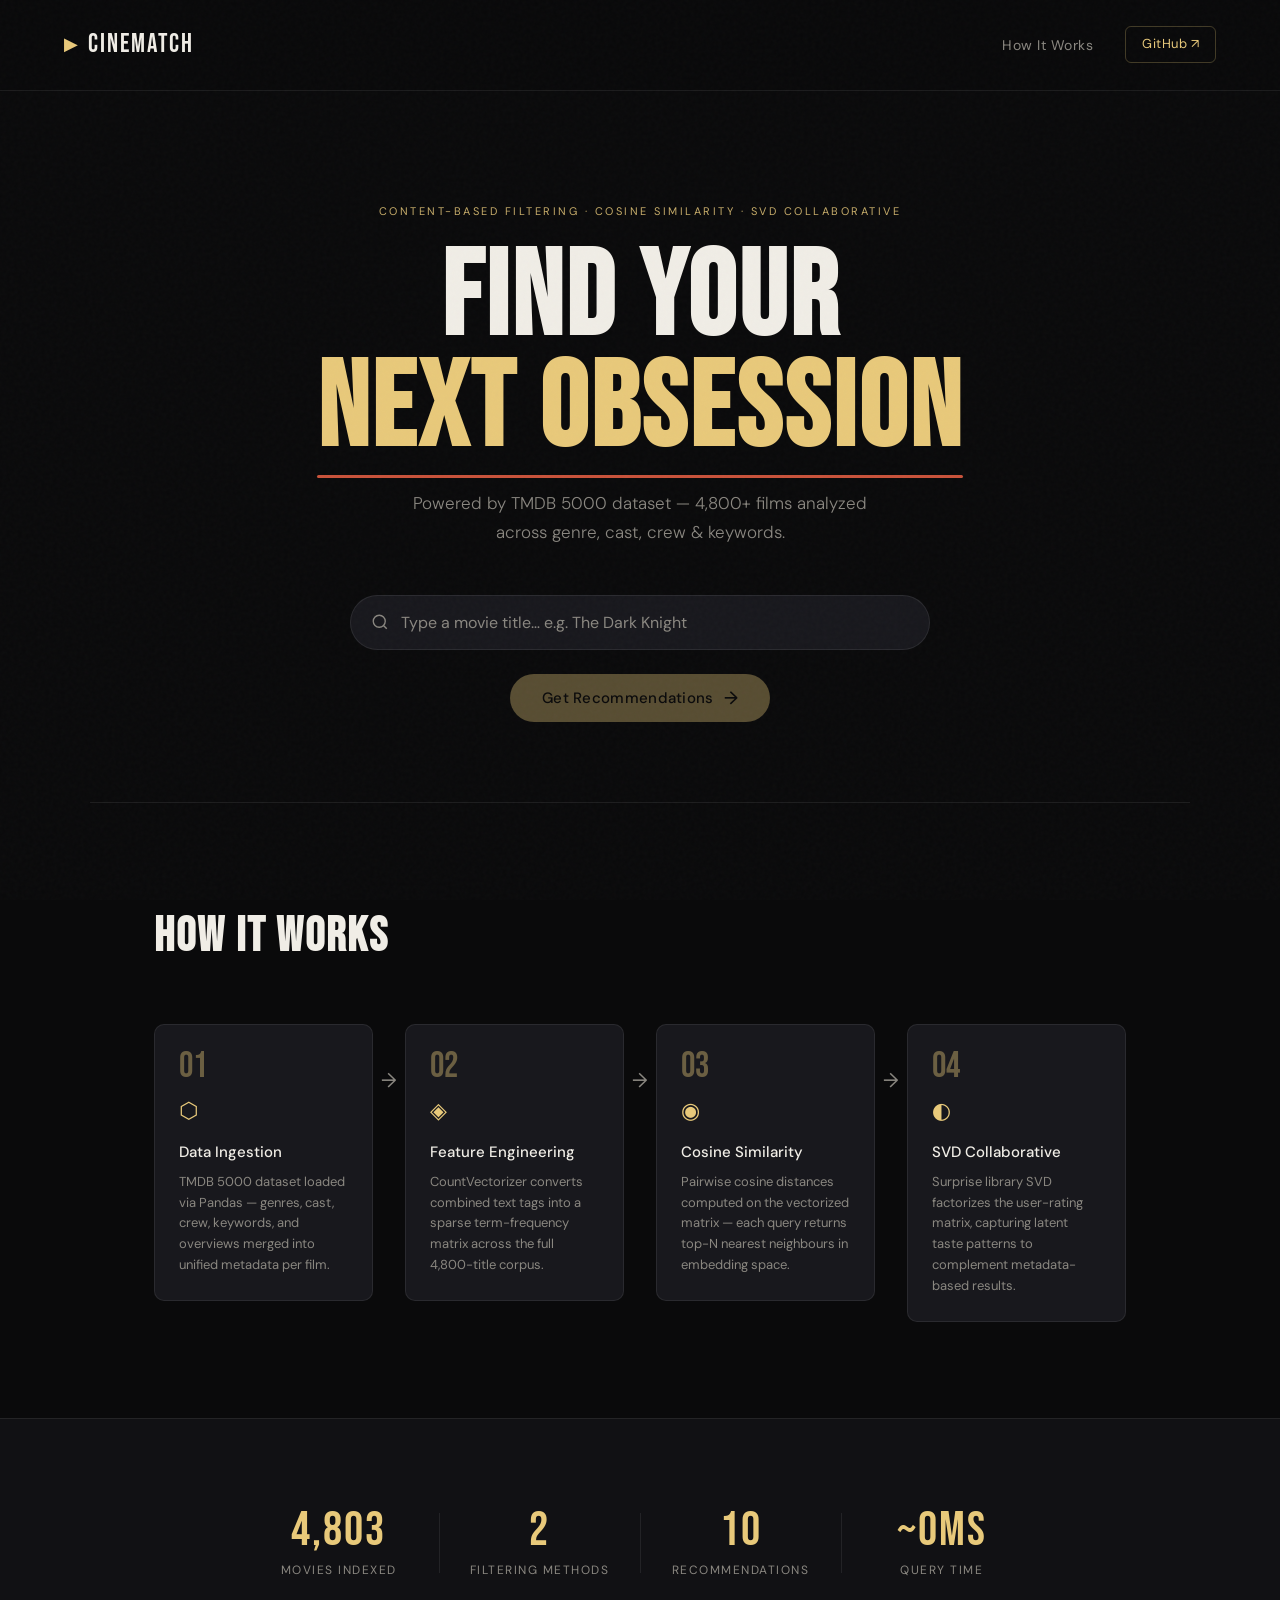
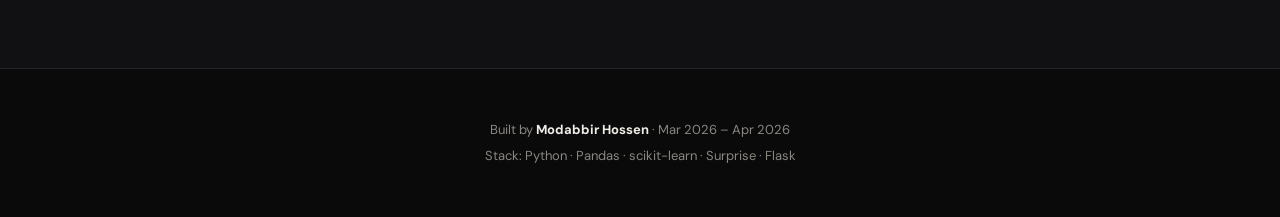
<file: index.html>
<!DOCTYPE html>
<html lang="en">
<head>
  <meta charset="UTF-8" />
  <meta name="viewport" content="width=device-width, initial-scale=1.0" />
  <title>CineMatch — Movie Recommendation Engine</title>
  <link rel="preconnect" href="https://fonts.googleapis.com" />
  <link href="https://fonts.googleapis.com/css2?family=Bebas+Neue&family=DM+Sans:ital,wght@0,300;0,400;0,500;1,300&display=swap" rel="stylesheet" />
  <link rel="stylesheet" href="static/css/style.css" />
</head>
<body>

  <div class="noise"></div>

  <header>
    <div class="logo">
      <span class="logo-icon">▶</span>
      <span class="logo-text">CineMatch</span>
    </div>
    <nav>
      <a href="#how-it-works" class="nav-link">How It Works</a>
      <a href="https://github.com/Modabbir-Hossen/movie-recommender" target="_blank" class="nav-btn">GitHub ↗</a>
    </nav>
  </header>

  <main>
    <!-- HERO -->
    <section class="hero">
      <div class="hero-eyebrow">Content-Based Filtering · Cosine Similarity · SVD Collaborative</div>
      <h1 class="hero-title">Find Your<br /><em>Next Obsession</em></h1>
      <p class="hero-sub">
        Powered by TMDB 5000 dataset — 4,800+ films analyzed across genre, cast, crew &amp; keywords.
      </p>

      <div class="search-wrap">
        <div class="search-box">
          <svg width="18" height="18" fill="none" stroke="currentColor" stroke-width="1.8" viewBox="0 0 24 24" class="search-icon" aria-hidden="true"><circle cx="11" cy="11" r="8"/><path d="m21 21-4.35-4.35"/></svg>
          <input
            id="searchInput"
            type="text"
            placeholder="Type a movie title… e.g. The Dark Knight"
            autocomplete="off"
            spellcheck="false"
          />
          <button id="clearBtn" class="clear-btn" aria-label="Clear" style="display:none">✕</button>
        </div>
        <ul id="autocomplete" class="autocomplete" role="listbox" aria-label="Movie suggestions"></ul>
      </div>

      <button id="searchBtn" class="cta-btn" disabled>
        <span>Get Recommendations</span>
        <span class="cta-arrow">→</span>
      </button>
    </section>

    <!-- RESULTS -->
    <section id="results" class="results hidden">
      <div class="results-header">
        <div>
          <p class="results-label">Showing recommendations for</p>
          <h2 id="resultsTitle" class="results-title"></h2>
        </div>
        <div class="filter-tabs" role="tablist">
          <button class="tab active" data-mode="content" role="tab">Content-Based</button>
          <button class="tab" data-mode="collab" role="tab">Collaborative</button>
          <button class="tab" data-mode="hybrid" role="tab">Hybrid</button>
        </div>
      </div>

      <div id="movieGrid" class="movie-grid"></div>

      <div class="algo-note" id="algoNote"></div>
    </section>

    <!-- HOW IT WORKS -->
    <section id="how-it-works" class="how-section">
      <h2 class="section-title">How It Works</h2>
      <div class="pipeline">
        <div class="pipe-step">
          <div class="pipe-num">01</div>
          <div class="pipe-icon">⬡</div>
          <h3>Data Ingestion</h3>
          <p>TMDB 5000 dataset loaded via Pandas — genres, cast, crew, keywords, and overviews merged into unified metadata per film.</p>
        </div>
        <div class="pipe-arrow">→</div>
        <div class="pipe-step">
          <div class="pipe-num">02</div>
          <div class="pipe-icon">◈</div>
          <h3>Feature Engineering</h3>
          <p>CountVectorizer converts combined text tags into a sparse term-frequency matrix across the full 4,800-title corpus.</p>
        </div>
        <div class="pipe-arrow">→</div>
        <div class="pipe-step">
          <div class="pipe-num">03</div>
          <div class="pipe-icon">◉</div>
          <h3>Cosine Similarity</h3>
          <p>Pairwise cosine distances computed on the vectorized matrix — each query returns top-N nearest neighbours in embedding space.</p>
        </div>
        <div class="pipe-arrow">→</div>
        <div class="pipe-step">
          <div class="pipe-num">04</div>
          <div class="pipe-icon">◐</div>
          <h3>SVD Collaborative</h3>
          <p>Surprise library SVD factorizes the user-rating matrix, capturing latent taste patterns to complement metadata-based results.</p>
        </div>
      </div>
    </section>

    <!-- STATS -->
    <section class="stats-section">
      <div class="stat-card">
        <span class="stat-num">4,803</span>
        <span class="stat-label">Movies Indexed</span>
      </div>
      <div class="stat-divider"></div>
      <div class="stat-card">
        <span class="stat-num">2</span>
        <span class="stat-label">Filtering Methods</span>
      </div>
      <div class="stat-divider"></div>
      <div class="stat-card">
        <span class="stat-num">10</span>
        <span class="stat-label">Recommendations</span>
      </div>
      <div class="stat-divider"></div>
      <div class="stat-card">
        <span class="stat-num">~0ms</span>
        <span class="stat-label">Query Time</span>
      </div>
    </section>
  </main>

  <footer>
    <p>Built by <strong>Modabbir Hossen</strong> · Mar 2026 – Apr 2026</p>
    <p>Stack: Python · Pandas · scikit-learn · Surprise · Flask</p>
  </footer>

  <script src="static/js/movies.js"></script>
  <script src="static/js/app.js"></script>
</body>
</html>
</file>
<file: static/css/style.css>
*, *::before, *::after { box-sizing: border-box; margin: 0; padding: 0; }

:root {
  --bg: #0a0a0b;
  --bg2: #111114;
  --bg3: #18181d;
  --accent: #e8c97a;
  --accent2: #c9523a;
  --text: #f0ede6;
  --muted: #8a8780;
  --border: rgba(255,255,255,0.08);
  --border-accent: rgba(232,201,122,0.25);
  --card-bg: #141417;
  --radius: 6px;
  --font-display: 'Bebas Neue', 'Impact', sans-serif;
  --font-body: 'DM Sans', system-ui, sans-serif;
}

html { scroll-behavior: smooth; }

body {
  background: var(--bg);
  color: var(--text);
  font-family: var(--font-body);
  font-size: 16px;
  line-height: 1.6;
  min-height: 100vh;
  overflow-x: hidden;
}

/* NOISE OVERLAY */
.noise {
  pointer-events: none;
  position: fixed;
  inset: 0;
  z-index: 1000;
  opacity: 0.025;
  background-image: url("data:image/svg+xml,%3Csvg viewBox='0 0 256 256' xmlns='http://www.w3.org/2000/svg'%3E%3Cfilter id='noise'%3E%3CfeTurbulence type='fractalNoise' baseFrequency='0.9' numOctaves='4' stitchTiles='stitch'/%3E%3C/filter%3E%3Crect width='100%25' height='100%25' filter='url(%23noise)'/%3E%3C/svg%3E");
}

/* HEADER */
header {
  display: flex;
  align-items: center;
  justify-content: space-between;
  padding: 1.5rem 4rem;
  border-bottom: 1px solid var(--border);
  position: sticky;
  top: 0;
  background: rgba(10,10,11,0.85);
  backdrop-filter: blur(12px);
  z-index: 100;
}

.logo {
  display: flex;
  align-items: center;
  gap: 10px;
  text-decoration: none;
}

.logo-icon {
  color: var(--accent);
  font-size: 18px;
}

.logo-text {
  font-family: var(--font-display);
  font-size: 26px;
  letter-spacing: 2px;
  color: var(--text);
}

nav {
  display: flex;
  align-items: center;
  gap: 2rem;
}

.nav-link {
  color: var(--muted);
  text-decoration: none;
  font-size: 14px;
  letter-spacing: 0.5px;
  transition: color 0.2s;
}
.nav-link:hover { color: var(--text); }

.nav-btn {
  color: var(--accent);
  text-decoration: none;
  font-size: 13px;
  letter-spacing: 0.5px;
  padding: 7px 16px;
  border: 1px solid var(--border-accent);
  border-radius: var(--radius);
  transition: background 0.2s, color 0.2s;
}
.nav-btn:hover { background: rgba(232,201,122,0.1); }

/* HERO */
.hero {
  max-width: 860px;
  margin: 0 auto;
  padding: 7rem 2rem 5rem;
  text-align: center;
}

.hero-eyebrow {
  font-size: 11px;
  letter-spacing: 2.5px;
  text-transform: uppercase;
  color: var(--accent);
  margin-bottom: 1.5rem;
  opacity: 0.85;
}

.hero-title {
  font-family: var(--font-display);
  font-size: clamp(72px, 10vw, 120px);
  line-height: 0.92;
  letter-spacing: 3px;
  color: var(--text);
  margin-bottom: 1.5rem;
}

.hero-title em {
  font-style: normal;
  color: var(--accent);
  position: relative;
}

.hero-title em::after {
  content: '';
  position: absolute;
  bottom: 4px;
  left: 0;
  right: 0;
  height: 3px;
  background: var(--accent2);
  border-radius: 2px;
}

.hero-sub {
  font-size: 17px;
  color: var(--muted);
  max-width: 480px;
  margin: 0 auto 3rem;
  font-weight: 300;
  line-height: 1.7;
}

/* SEARCH */
.search-wrap {
  position: relative;
  max-width: 580px;
  margin: 0 auto 1.5rem;
}

.search-box {
  display: flex;
  align-items: center;
  gap: 12px;
  background: var(--bg3);
  border: 1px solid var(--border);
  border-radius: 50px;
  padding: 0 20px;
  transition: border-color 0.2s;
}

.search-box:focus-within {
  border-color: var(--border-accent);
}

.search-icon {
  color: var(--muted);
  flex-shrink: 0;
}

.search-box input {
  flex: 1;
  background: none;
  border: none;
  outline: none;
  color: var(--text);
  font-family: var(--font-body);
  font-size: 16px;
  padding: 16px 0;
  caret-color: var(--accent);
}

.search-box input::placeholder { color: var(--muted); }

.clear-btn {
  background: none;
  border: none;
  color: var(--muted);
  cursor: pointer;
  font-size: 14px;
  padding: 4px;
  border-radius: 50%;
  transition: color 0.2s, background 0.2s;
  line-height: 1;
}
.clear-btn:hover { color: var(--text); background: rgba(255,255,255,0.05); }

/* AUTOCOMPLETE */
.autocomplete {
  position: absolute;
  top: calc(100% + 8px);
  left: 0;
  right: 0;
  background: var(--bg3);
  border: 1px solid var(--border);
  border-radius: 12px;
  list-style: none;
  overflow: hidden;
  z-index: 200;
  max-height: 280px;
  overflow-y: auto;
}

.autocomplete:empty { display: none; }

.autocomplete li {
  padding: 11px 20px;
  cursor: pointer;
  font-size: 14px;
  color: var(--muted);
  transition: background 0.15s, color 0.15s;
  display: flex;
  align-items: center;
  gap: 10px;
}

.autocomplete li:hover,
.autocomplete li.active {
  background: rgba(232,201,122,0.08);
  color: var(--text);
}

.autocomplete li .year {
  margin-left: auto;
  font-size: 12px;
  opacity: 0.5;
}

.autocomplete li .match-icon {
  color: var(--accent);
  font-size: 12px;
  opacity: 0.6;
}

/* CTA BUTTON */
.cta-btn {
  display: inline-flex;
  align-items: center;
  gap: 10px;
  background: var(--accent);
  color: #0a0a0b;
  border: none;
  border-radius: 50px;
  padding: 14px 32px;
  font-family: var(--font-body);
  font-size: 15px;
  font-weight: 500;
  cursor: pointer;
  letter-spacing: 0.3px;
  transition: opacity 0.2s, transform 0.15s;
}

.cta-btn:disabled {
  opacity: 0.35;
  cursor: not-allowed;
}

.cta-btn:not(:disabled):hover {
  transform: translateY(-1px);
  opacity: 0.92;
}

.cta-arrow {
  font-size: 18px;
  line-height: 1;
}

/* RESULTS */
.results {
  max-width: 1100px;
  margin: 0 auto;
  padding: 3rem 2rem 5rem;
}

.results.hidden { display: none; }

.results-header {
  display: flex;
  align-items: flex-end;
  justify-content: space-between;
  margin-bottom: 2.5rem;
  flex-wrap: wrap;
  gap: 1.5rem;
}

.results-label {
  font-size: 12px;
  letter-spacing: 1.5px;
  text-transform: uppercase;
  color: var(--muted);
  margin-bottom: 4px;
}

.results-title {
  font-family: var(--font-display);
  font-size: 42px;
  letter-spacing: 2px;
  color: var(--accent);
  line-height: 1;
}

/* TABS */
.filter-tabs {
  display: flex;
  gap: 4px;
  background: var(--bg3);
  padding: 4px;
  border-radius: 8px;
  border: 1px solid var(--border);
}

.tab {
  background: none;
  border: none;
  color: var(--muted);
  font-family: var(--font-body);
  font-size: 13px;
  padding: 7px 16px;
  border-radius: 5px;
  cursor: pointer;
  transition: all 0.2s;
  white-space: nowrap;
}

.tab.active {
  background: var(--bg2);
  color: var(--text);
  border: 1px solid var(--border);
}

.tab:hover:not(.active) { color: var(--text); }

/* MOVIE GRID */
.movie-grid {
  display: grid;
  grid-template-columns: repeat(auto-fill, minmax(200px, 1fr));
  gap: 16px;
}

.movie-card {
  background: var(--card-bg);
  border: 1px solid var(--border);
  border-radius: 10px;
  overflow: hidden;
  transition: transform 0.2s, border-color 0.2s;
  cursor: default;
  animation: fadeUp 0.4s ease both;
}

.movie-card:hover {
  transform: translateY(-4px);
  border-color: rgba(232,201,122,0.2);
}

@keyframes fadeUp {
  from { opacity: 0; transform: translateY(16px); }
  to { opacity: 1; transform: translateY(0); }
}

.movie-card:nth-child(1) { animation-delay: 0.03s; }
.movie-card:nth-child(2) { animation-delay: 0.06s; }
.movie-card:nth-child(3) { animation-delay: 0.09s; }
.movie-card:nth-child(4) { animation-delay: 0.12s; }
.movie-card:nth-child(5) { animation-delay: 0.15s; }
.movie-card:nth-child(6) { animation-delay: 0.18s; }
.movie-card:nth-child(7) { animation-delay: 0.21s; }
.movie-card:nth-child(8) { animation-delay: 0.24s; }
.movie-card:nth-child(9) { animation-delay: 0.27s; }
.movie-card:nth-child(10) { animation-delay: 0.30s; }

.movie-poster {
  width: 100%;
  aspect-ratio: 2/3;
  object-fit: cover;
  display: block;
  background: var(--bg3);
}

.poster-placeholder {
  width: 100%;
  aspect-ratio: 2/3;
  background: var(--bg3);
  display: flex;
  flex-direction: column;
  align-items: center;
  justify-content: center;
  gap: 8px;
  font-size: 28px;
  color: var(--muted);
}

.poster-placeholder span {
  font-size: 11px;
  letter-spacing: 1px;
  text-transform: uppercase;
  opacity: 0.5;
}

.movie-info {
  padding: 12px 14px 14px;
}

.movie-rank {
  font-size: 10px;
  letter-spacing: 1.5px;
  text-transform: uppercase;
  color: var(--accent);
  margin-bottom: 5px;
}

.movie-title {
  font-size: 14px;
  font-weight: 500;
  color: var(--text);
  line-height: 1.35;
  margin-bottom: 6px;
  display: -webkit-box;
  -webkit-line-clamp: 2;
  -webkit-box-orient: vertical;
  overflow: hidden;
}

.movie-meta {
  display: flex;
  align-items: center;
  gap: 8px;
  flex-wrap: wrap;
}

.movie-year {
  font-size: 12px;
  color: var(--muted);
}

.genre-pill {
  font-size: 10px;
  padding: 2px 8px;
  border-radius: 20px;
  background: rgba(232,201,122,0.08);
  color: var(--accent);
  border: 1px solid rgba(232,201,122,0.15);
  letter-spacing: 0.3px;
}

.sim-bar-wrap {
  margin-top: 8px;
}

.sim-label {
  font-size: 10px;
  color: var(--muted);
  margin-bottom: 3px;
  display: flex;
  justify-content: space-between;
}

.sim-bar {
  height: 2px;
  background: var(--border);
  border-radius: 2px;
  overflow: hidden;
}

.sim-fill {
  height: 100%;
  background: linear-gradient(90deg, var(--accent2), var(--accent));
  border-radius: 2px;
  transition: width 0.8s cubic-bezier(0.22,1,0.36,1);
}

/* ALGO NOTE */
.algo-note {
  margin-top: 2rem;
  padding: 16px 20px;
  background: var(--bg3);
  border-left: 3px solid var(--accent);
  border-radius: 0 var(--radius) var(--radius) 0;
  font-size: 13px;
  color: var(--muted);
  line-height: 1.6;
}

/* HOW IT WORKS */
.how-section {
  padding: 6rem 4rem;
  border-top: 1px solid var(--border);
  max-width: 1100px;
  margin: 0 auto;
}

.section-title {
  font-family: var(--font-display);
  font-size: 48px;
  letter-spacing: 2px;
  margin-bottom: 3rem;
  color: var(--text);
}

.pipeline {
  display: flex;
  align-items: flex-start;
  gap: 0;
  flex-wrap: wrap;
}

.pipe-step {
  flex: 1;
  min-width: 180px;
  padding: 1.5rem;
  border: 1px solid var(--border);
  border-radius: 10px;
  background: var(--bg3);
  transition: border-color 0.2s;
}

.pipe-step:hover { border-color: var(--border-accent); }

.pipe-num {
  font-family: var(--font-display);
  font-size: 36px;
  color: var(--accent);
  opacity: 0.4;
  line-height: 1;
  margin-bottom: 8px;
}

.pipe-icon {
  font-size: 22px;
  margin-bottom: 12px;
  color: var(--accent);
}

.pipe-step h3 {
  font-size: 15px;
  font-weight: 500;
  color: var(--text);
  margin-bottom: 8px;
}

.pipe-step p {
  font-size: 13px;
  color: var(--muted);
  line-height: 1.6;
}

.pipe-arrow {
  display: flex;
  align-items: center;
  padding: 0 8px;
  color: var(--muted);
  font-size: 20px;
  padding-top: 2.5rem;
  flex-shrink: 0;
}

/* STATS */
.stats-section {
  display: flex;
  align-items: center;
  justify-content: center;
  gap: 0;
  padding: 4rem 2rem;
  border-top: 1px solid var(--border);
  border-bottom: 1px solid var(--border);
  background: var(--bg2);
}

.stat-card {
  flex: 1;
  max-width: 200px;
  display: flex;
  flex-direction: column;
  align-items: center;
  gap: 6px;
  padding: 1.5rem;
}

.stat-num {
  font-family: var(--font-display);
  font-size: 48px;
  letter-spacing: 2px;
  color: var(--accent);
  line-height: 1;
}

.stat-label {
  font-size: 12px;
  letter-spacing: 1.5px;
  text-transform: uppercase;
  color: var(--muted);
}

.stat-divider {
  width: 1px;
  height: 60px;
  background: var(--border);
}

/* FOOTER */
footer {
  padding: 3rem 4rem;
  text-align: center;
}

footer p {
  font-size: 13px;
  color: var(--muted);
  line-height: 2;
}

footer strong { color: var(--text); }

/* LOADING SPINNER */
.spinner {
  display: inline-block;
  width: 18px;
  height: 18px;
  border: 2px solid rgba(0,0,0,0.15);
  border-top-color: #0a0a0b;
  border-radius: 50%;
  animation: spin 0.6s linear infinite;
}

@keyframes spin { to { transform: rotate(360deg); } }

/* SCROLLBAR */
::-webkit-scrollbar { width: 6px; }
::-webkit-scrollbar-track { background: var(--bg); }
::-webkit-scrollbar-thumb { background: var(--border); border-radius: 3px; }

/* RESPONSIVE */
@media (max-width: 768px) {
  header { padding: 1.2rem 1.5rem; }
  .nav-link { display: none; }
  .hero { padding: 4rem 1.5rem 3rem; }
  .hero-title { font-size: clamp(56px, 14vw, 80px); }
  .pipeline { flex-direction: column; }
  .pipe-arrow { transform: rotate(90deg); padding: 0; align-self: center; }
  .stats-section { flex-wrap: wrap; }
  .stat-divider { width: 60px; height: 1px; }
  .how-section, footer { padding: 3rem 1.5rem; }
  .results-header { flex-direction: column; align-items: flex-start; }
  .movie-grid { grid-template-columns: repeat(auto-fill, minmax(150px, 1fr)); }
}
</file>
